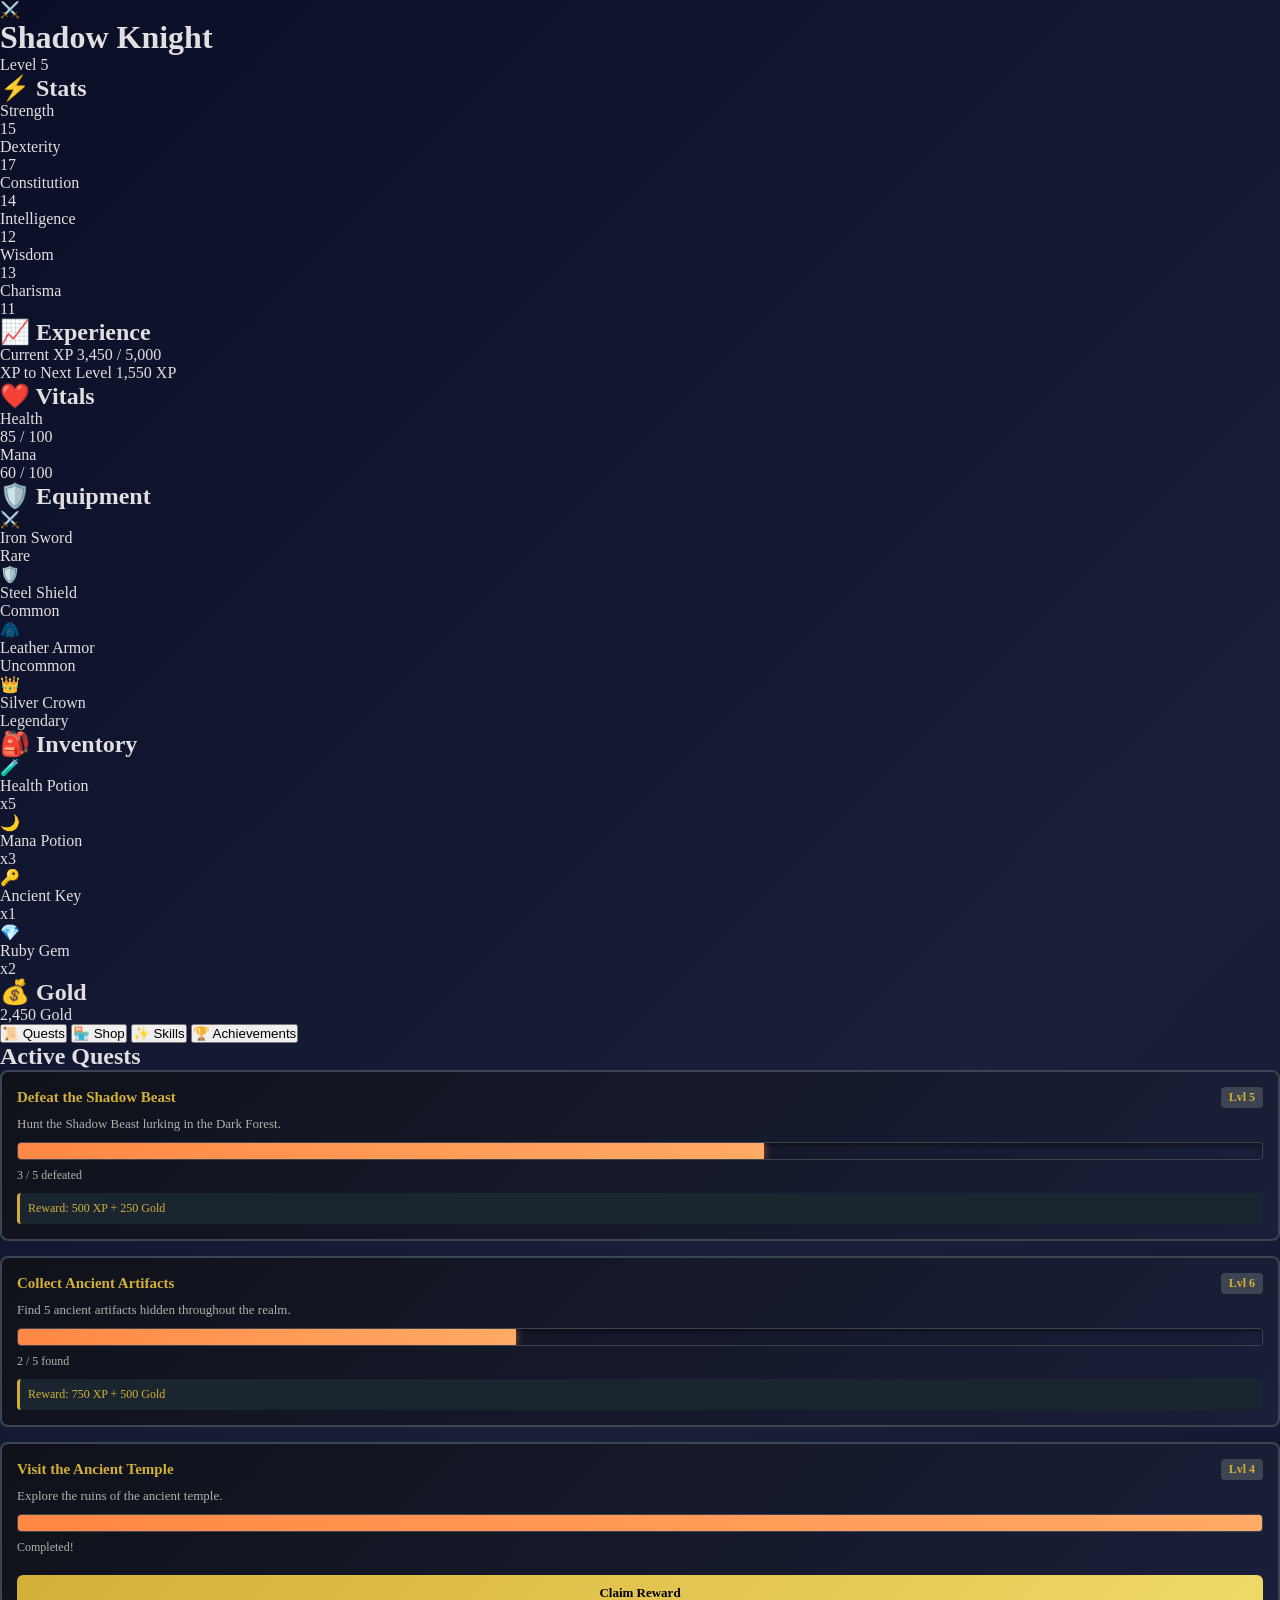
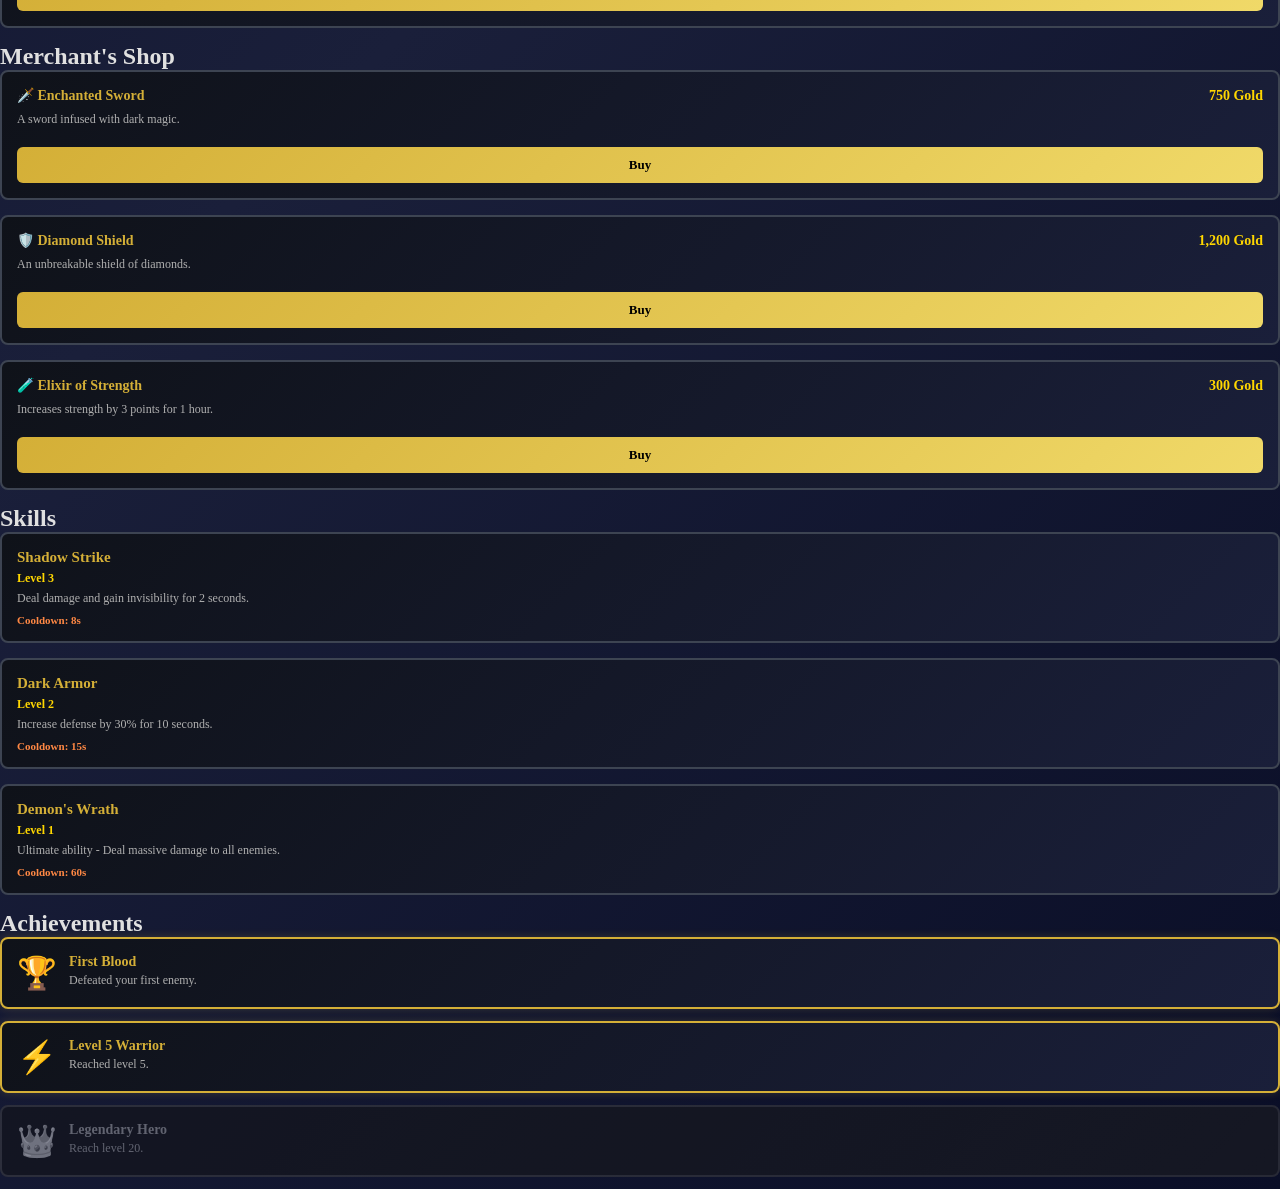
<file: game.html>
<!DOCTYPE html>
<html lang="en">

<head>
    <meta charset="UTF-8">
    <meta name="viewport" content="width=device-width, initial-scale=1.0">
    <title>Character - Dark Fantasy RPG</title>
    <link rel="stylesheet" href="game-style.css">
</head>

<body>
    <div class="game-container">
        
        <!-- Left Panel: Character Info -->
        <div class="left-panel">
            
            <!-- Character Header -->
            <div class="character-header">
                <div class="character-avatar">
                    ⚔️
                </div>
                <div class="character-info">
                    <h1>Shadow Knight</h1>
                    <p class="level">Level 5</p>
                </div>
            </div>

            <!-- Character Stats -->
            <div class="card stats-card">
                <h2>⚡ Stats</h2>
                <div class="stat-row">
                    <span class="stat-label">Strength</span>
                    <div class="stat-bar">
                        <div class="stat-fill" style="width: 75%"></div>
                    </div>
                    <span class="stat-value">15</span>
                </div>
                <div class="stat-row">
                    <span class="stat-label">Dexterity</span>
                    <div class="stat-bar">
                        <div class="stat-fill" style="width: 85%"></div>
                    </div>
                    <span class="stat-value">17</span>
                </div>
                <div class="stat-row">
                    <span class="stat-label">Constitution</span>
                    <div class="stat-bar">
                        <div class="stat-fill" style="width: 70%"></div>
                    </div>
                    <span class="stat-value">14</span>
                </div>
                <div class="stat-row">
                    <span class="stat-label">Intelligence</span>
                    <div class="stat-bar">
                        <div class="stat-fill" style="width: 60%"></div>
                    </div>
                    <span class="stat-value">12</span>
                </div>
                <div class="stat-row">
                    <span class="stat-label">Wisdom</span>
                    <div class="stat-bar">
                        <div class="stat-fill" style="width: 65%"></div>
                    </div>
                    <span class="stat-value">13</span>
                </div>
                <div class="stat-row">
                    <span class="stat-label">Charisma</span>
                    <div class="stat-bar">
                        <div class="stat-fill" style="width: 55%"></div>
                    </div>
                    <span class="stat-value">11</span>
                </div>
            </div>

            <!-- Experience & Leveling -->
            <div class="card">
                <h2>📈 Experience</h2>
                <div class="exp-info">
                    <div class="exp-row">
                        <span>Current XP</span>
                        <span>3,450 / 5,000</span>
                    </div>
                    <div class="exp-bar">
                        <div class="exp-fill" style="width: 69%"></div>
                    </div>
                    <div class="exp-row">
                        <span>XP to Next Level</span>
                        <span>1,550 XP</span>
                    </div>
                </div>
            </div>

            <!-- Health & Mana -->
            <div class="card">
                <h2>❤️ Vitals</h2>
                <div class="vital-row">
                    <span class="vital-label">Health</span>
                    <div class="vital-bar health-bar">
                        <div class="vital-fill" style="width: 85%"></div>
                    </div>
                    <span class="vital-value">85 / 100</span>
                </div>
                <div class="vital-row">
                    <span class="vital-label">Mana</span>
                    <div class="vital-bar mana-bar">
                        <div class="vital-fill" style="width: 60%"></div>
                    </div>
                    <span class="vital-value">60 / 100</span>
                </div>
            </div>

            <!-- Equipment -->
            <div class="card">
                <h2>🛡️ Equipment</h2>
                <div class="equipment-grid">
                    <div class="equipment-slot">
                        <div class="slot-icon">⚔️</div>
                        <p>Iron Sword</p>
                        <span class="rarity rare">Rare</span>
                    </div>
                    <div class="equipment-slot">
                        <div class="slot-icon">🛡️</div>
                        <p>Steel Shield</p>
                        <span class="rarity common">Common</span>
                    </div>
                    <div class="equipment-slot">
                        <div class="slot-icon">🧥</div>
                        <p>Leather Armor</p>
                        <span class="rarity uncommon">Uncommon</span>
                    </div>
                    <div class="equipment-slot">
                        <div class="slot-icon">👑</div>
                        <p>Silver Crown</p>
                        <span class="rarity legendary">Legendary</span>
                    </div>
                </div>
            </div>

            <!-- Inventory -->
            <div class="card">
                <h2>🎒 Inventory</h2>
                <div class="inventory-grid">
                    <div class="inventory-item">
                        <div class="item-icon">🧪</div>
                        <p>Health Potion</p>
                        <span class="item-count">x5</span>
                    </div>
                    <div class="inventory-item">
                        <div class="item-icon">🌙</div>
                        <p>Mana Potion</p>
                        <span class="item-count">x3</span>
                    </div>
                    <div class="inventory-item">
                        <div class="item-icon">🔑</div>
                        <p>Ancient Key</p>
                        <span class="item-count">x1</span>
                    </div>
                    <div class="inventory-item">
                        <div class="item-icon">💎</div>
                        <p>Ruby Gem</p>
                        <span class="item-count">x2</span>
                    </div>
                </div>
            </div>

            <!-- Gold -->
            <div class="card gold-card">
                <h2>💰 Gold</h2>
                <div class="gold-amount">2,450 Gold</div>
            </div>

        </div>

        <!-- Right Panel: Tabs & Actions -->
        <div class="right-panel">
            
            <!-- Tabs -->
            <div class="tabs">
                <button class="tab-btn active" data-tab="quests">📜 Quests</button>
                <button class="tab-btn" data-tab="shop">🏪 Shop</button>
                <button class="tab-btn" data-tab="skills">✨ Skills</button>
                <button class="tab-btn" data-tab="achievements">🏆 Achievements</button>
            </div>

            <!-- Tab Content -->
            <div class="tab-content">
                
                <!-- Quests Tab -->
                <div id="quests" class="tab-pane active">
                    <h2>Active Quests</h2>
                    <div class="quest">
                        <div class="quest-header">
                            <h3>Defeat the Shadow Beast</h3>
                            <span class="quest-level">Lvl 5</span>
                        </div>
                        <p class="quest-desc">Hunt the Shadow Beast lurking in the Dark Forest.</p>
                        <div class="quest-progress">
                            <div class="progress-bar">
                                <div class="progress-fill" style="width: 60%"></div>
                            </div>
                            <span class="progress-text">3 / 5 defeated</span>
                        </div>
                        <div class="quest-reward">
                            <span>Reward: 500 XP + 250 Gold</span>
                        </div>
                    </div>

                    <div class="quest">
                        <div class="quest-header">
                            <h3>Collect Ancient Artifacts</h3>
                            <span class="quest-level">Lvl 6</span>
                        </div>
                        <p class="quest-desc">Find 5 ancient artifacts hidden throughout the realm.</p>
                        <div class="quest-progress">
                            <div class="progress-bar">
                                <div class="progress-fill" style="width: 40%"></div>
                            </div>
                            <span class="progress-text">2 / 5 found</span>
                        </div>
                        <div class="quest-reward">
                            <span>Reward: 750 XP + 500 Gold</span>
                        </div>
                    </div>

                    <div class="quest">
                        <div class="quest-header">
                            <h3>Visit the Ancient Temple</h3>
                            <span class="quest-level">Lvl 4</span>
                        </div>
                        <p class="quest-desc">Explore the ruins of the ancient temple.</p>
                        <div class="quest-progress">
                            <div class="progress-bar">
                                <div class="progress-fill" style="width: 100%"></div>
                            </div>
                            <span class="progress-text">Completed!</span>
                        </div>
                        <button class="claim-btn">Claim Reward</button>
                    </div>
                </div>

                <!-- Shop Tab -->
                <div id="shop" class="tab-pane">
                    <h2>Merchant's Shop</h2>
                    <div class="shop-item">
                        <div class="shop-item-header">
                            <span class="shop-item-name">🗡️ Enchanted Sword</span>
                            <span class="shop-price">750 Gold</span>
                        </div>
                        <p class="shop-item-desc">A sword infused with dark magic.</p>
                        <button class="buy-btn">Buy</button>
                    </div>

                    <div class="shop-item">
                        <div class="shop-item-header">
                            <span class="shop-item-name">🛡️ Diamond Shield</span>
                            <span class="shop-price">1,200 Gold</span>
                        </div>
                        <p class="shop-item-desc">An unbreakable shield of diamonds.</p>
                        <button class="buy-btn">Buy</button>
                    </div>

                    <div class="shop-item">
                        <div class="shop-item-header">
                            <span class="shop-item-name">🧪 Elixir of Strength</span>
                            <span class="shop-price">300 Gold</span>
                        </div>
                        <p class="shop-item-desc">Increases strength by 3 points for 1 hour.</p>
                        <button class="buy-btn">Buy</button>
                    </div>
                </div>

                <!-- Skills Tab -->
                <div id="skills" class="tab-pane">
                    <h2>Skills</h2>
                    <div class="skill">
                        <h3>Shadow Strike</h3>
                        <p class="skill-level">Level 3</p>
                        <p class="skill-desc">Deal damage and gain invisibility for 2 seconds.</p>
                        <div class="skill-cooldown">Cooldown: 8s</div>
                    </div>

                    <div class="skill">
                        <h3>Dark Armor</h3>
                        <p class="skill-level">Level 2</p>
                        <p class="skill-desc">Increase defense by 30% for 10 seconds.</p>
                        <div class="skill-cooldown">Cooldown: 15s</div>
                    </div>

                    <div class="skill">
                        <h3>Demon's Wrath</h3>
                        <p class="skill-level">Level 1</p>
                        <p class="skill-desc">Ultimate ability - Deal massive damage to all enemies.</p>
                        <div class="skill-cooldown">Cooldown: 60s</div>
                    </div>
                </div>

                <!-- Achievements Tab -->
                <div id="achievements" class="tab-pane">
                    <h2>Achievements</h2>
                    <div class="achievement unlocked">
                        <span class="achievement-icon">🏆</span>
                        <div class="achievement-info">
                            <h3>First Blood</h3>
                            <p>Defeated your first enemy.</p>
                        </div>
                    </div>

                    <div class="achievement unlocked">
                        <span class="achievement-icon">⚡</span>
                        <div class="achievement-info">
                            <h3>Level 5 Warrior</h3>
                            <p>Reached level 5.</p>
                        </div>
                    </div>

                    <div class="achievement locked">
                        <span class="achievement-icon">👑</span>
                        <div class="achievement-info">
                            <h3>Legendary Hero</h3>
                            <p>Reach level 20.</p>
                        </div>
                    </div>
                </div>

            </div>

        </div>

    </div>

    <script src="game-script.js"></script>
</body>

</html>
</file>
<file: game-style.css>
* {
    margin: 0;
    padding: 0;
    box-sizing: border-box;
}

body {
    font-family: 'Georgia', serif;
    background: linear-gradient(135deg, #0a0e27 0%, #1a1f3a 50%, #0a0e27 100%);
    color: #e0e0e0;
    min-height: 100vh;
    overflow-x: hidden;
}

.hidden {
    display: none !important;
}


/* =========================================================
   CHARACTER CREATION
   ========================================================= */

.creation-panel {
    min-height: 100vh;
    display: flex;
    align-items: flex-start;
    justify-content: flex-start;
    padding: 50px 0 50px 8%;

    background:
        radial-gradient(
            circle at top left,
            rgba(212, 175, 55, 0.2),
            transparent 35%
        ),
        linear-gradient(
            135deg,
            rgba(10, 14, 39, 0.96) 0%,
            rgba(26, 31, 58, 0.98) 50%,
            rgba(10, 14, 39, 0.96) 100%
        );
}

.creation-intro {
    width: 500px;
    max-width: 100%;

    background: linear-gradient(
        135deg,
        rgba(10, 14, 39, 0.85),
        rgba(26, 31, 58, 0.9)
    );

    border: 3px solid rgba(226, 178, 20, 0.5);
    border-radius: 12px;

    padding: 20px;

    box-shadow:
        inset 0 0 20px rgba(212, 175, 55, 0.04),
        0 4px 15px rgba(0, 0, 0, 0.3);
}

.creation-layout {
    display: flex;
    align-items: flex-start;
    gap: 24px;
    width: 100%;
}

.creation-layout .creation-card {
    width: 500px;
    flex: 0 0 500px;
}

.class-preview {
    width: 320px;
    flex: 0 0 320px;

    background: linear-gradient(
        135deg,
        #1a1f3a 0%,
        #242b3d 100%
    );

    border: 2px solid #d4af37;
    border-radius: 20px;
    padding: 28px 24px;

    text-align: center;

    box-shadow:
        0 24px 60px rgba(0, 0, 0, 0.55),
        inset 0 0 24px rgba(212, 175, 55, 0.08);
}

.class-preview-title {
    color: #d4af37;
    font-size: 13px;
    font-weight: bold;
    letter-spacing: 0.12em;
    text-transform: uppercase;
    margin-bottom: 24px;
}

.selected-class-icon {
    width: 140px;
    height: 140px;
    object-fit: contain;

    border-radius: 50%;
    border: 3px solid #d4af37;

    background: radial-gradient(
        circle,
        #2d3142 0%,
        #0f1219 100%
    );

    box-shadow:
        0 0 25px rgba(212, 175, 55, 0.25),
        inset 0 0 20px rgba(0, 0, 0, 0.8);

    margin-bottom: 20px;
}

.class-preview h2 {
    color: #f0d968;
    font-size: 26px;
    margin-bottom: 12px;
}

.class-preview p {
    color: #b0b0b0;
    font-size: 14px;
    line-height: 1.6;
}

.creation-content {
    width: 500px;
    max-width: 500px;
    display: flex;
    flex-direction: column;
    gap: 20px;
}

.creation-card {
    width: 500px;
    max-width: 100%;

    background: linear-gradient(
        135deg,
        #1a1f3a 0%,
        #242b3d 100%
    );

    border: 2px solid #d4af37;
    border-radius: 20px;
    padding: 32px 28px;

    box-shadow:
        0 24px 60px rgba(0, 0, 0, 0.55),
        inset 0 0 24px rgba(212, 175, 55, 0.08);

    position: relative;
    overflow: hidden;
}

.creation-card::before {
    content: '';
    position: absolute;
    inset: 0;
    background: linear-gradient(
        135deg,
        rgba(212, 175, 55, 0.08),
        transparent 40%,
        rgba(212, 175, 55, 0.04)
    );
    pointer-events: none;
}

.creation-badge {
    position: relative;
    z-index: 1;
    display: inline-block;
    background: rgba(212, 175, 55, 0.12);
    color: #f0d968;
    border: 1px solid #d4af37;
    border-radius: 999px;
    font-size: 12px;
    font-weight: bold;
    letter-spacing: 0.12em;
    padding: 6px 12px;
    text-transform: uppercase;
    margin-bottom: 20px;
}

.creation-card h1 {
    position: relative;
    z-index: 1;
    color: #f3d877;
    font-size: clamp(2rem, 4vw, 3rem);
    margin-bottom: 12px;
    text-shadow: 0 4px 18px rgba(0, 0, 0, 0.7);
}

.creation-card p {
    position: relative;
    z-index: 1;
    color: #c7c7c7;
    margin-bottom: 24px;
    line-height: 1.6;
}

.creation-form {
    position: relative;
    z-index: 1;
}

.creation-field {
    margin-bottom: 20px;
}

.creation-field label {
    color: #f0d968;
    font-size: 13px;
    font-weight: bold;
    letter-spacing: 0.06em;
    text-transform: uppercase;
}

.name-input {
    width: 100%;
    background: rgba(10, 14, 39, 0.9);
    border: 1px solid #3d4452;
    border-radius: 10px;
    color: #f5f5f5;
    padding: 14px 16px;
    font-size: 1.05rem;
    outline: none;
    transition:
        border-color 0.2s ease,
        box-shadow 0.2s ease,
        transform 0.2s ease;
}

.name-input:focus {
    border-color: #d4af37;
    box-shadow: 0 0 0 3px rgba(212, 175, 55, 0.18);
    transform: translateY(-1px);
}

.save-name-btn {
    width: 100%;
}

.form-message {
    min-height: 24px;
    margin-top: 14px;
    font-size: 14px;
    line-height: 1.4;
    color: #ff8c6b;
    opacity: 0;
    transition: opacity 0.2s ease;
}

.form-message.show {
    opacity: 1;
}

.form-message.success {
    color: #7ce08a;
}

.form-message.error {
    color: #ff8c6b;
}


/* =========================================================
   CLASS SELECTION
   ========================================================= */

.classes-container {
    display: grid;
    grid-template-columns: repeat(2, 1fr);
    gap: 12px;

    margin-top: 25px;

    width: 100%;
    height: 350px;

    padding: 16px;

    align-content: start;

    background: rgba(10, 14, 39, 0.45);
    border: 1px solid rgba(212, 175, 55, 0.3);
    border-radius: 12px;
}

.class-option {
    position: relative;
}

.class-option input[type="radio"] {
    position: absolute;
    opacity: 0;
    width: 0;
    height: 0;
}

.class-option input[type="radio"]:checked + .class-label {
    background: linear-gradient(
        135deg,
        rgba(212, 175, 55, 0.2),
        rgba(212, 175, 55, 0.1)
    );

    border-color: #d4af37;

    box-shadow:
        0 0 16px rgba(212, 175, 55, 0.25),
        inset 0 0 8px rgba(212, 175, 55, 0.1);
}

.class-label {
    display: flex;
    align-items: center;
    gap: 10px;

    padding: 10px 12px;

    min-height: 86px;

    background: rgba(15, 18, 25, 0.7);
    border: 1px solid #3d4452;
    border-radius: 8px;

    cursor: pointer;

    transition: all 0.25s ease;
}

.class-label:hover {
    background: rgba(15, 18, 25, 0.95);
    border-color: #d4af37;
}

.class-icon {
    width: 64px;
    height: 64px;

    border-radius: 50%;

    object-fit: fill;

    border: 2px solid rgba(212, 175, 55, 0.3);

    flex-shrink: 0;
}

.class-info {
    display: flex;
    flex-direction: column;
}

.class-name {
    color: #f0d968;
    font-weight: bold;
    font-size: 15px;
    margin-bottom: 4px;
}

.class-description {
    color: #b0b0b0;
    font-size: 13px;
    line-height: 1.4;
}


/* =========================================================
   LOGIN
   ========================================================= */

.login-overlay {
    position: fixed;
    inset: 0;

    display: flex;
    align-items: center;
    justify-content: center;

    background:
        radial-gradient(
            circle at center,
            rgba(26, 31, 58, 0.92),
            rgba(10, 14, 39, 0.98)
        );

    z-index: 1000;

    padding: 20px;
}

.login-card {
    width: min(100%, 440px);

    background:
        linear-gradient(
            135deg,
            #1a1f3a 0%,
            #242b3d 100%
        );

    border: 2px solid #d4af37;
    border-radius: 16px;

    padding: 28px 24px;

    box-shadow:
        0 18px 50px rgba(0, 0, 0, 0.6);
}

.login-badge {
    display: inline-block;

    background: rgba(212, 175, 55, 0.12);

    color: #f0d968;

    border: 1px solid #d4af37;

    border-radius: 999px;

    font-size: 12px;
    font-weight: bold;

    letter-spacing: 0.12em;

    padding: 6px 12px;

    text-transform: uppercase;

    margin-bottom: 16px;
}

.login-card h2 {
    color: #d4af37;
    font-size: 32px;
    margin-bottom: 8px;
}

.login-card p {
    color: #b0b0b0;
    margin-bottom: 20px;
    font-size: 14px;
}

.field {
    display: flex;
    flex-direction: column;
    gap: 8px;
    margin-bottom: 18px;
}

.field label {
    color: #d4af37;
    font-size: 13px;
    font-weight: bold;
}

.field input {
    background: rgba(15, 18, 25, 0.9);
    border: 1px solid #3d4452;
    border-radius: 8px;
    color: #f5f5f5;
    padding: 12px 14px;
    font-size: 16px;
    outline: none;
}

.field input:focus {
    border-color: #d4af37;

    box-shadow:
        0 0 0 2px rgba(212, 175, 55, 0.18);
}


/* =========================================================
   BUTTONS
   ========================================================= */

.primary-btn,
.secondary-btn,
.ghost-btn,
.logout-btn {
    border-radius: 8px;

    cursor: pointer;

    font-family: 'Georgia', serif;

    font-weight: bold;

    transition: all 0.25s ease;
}

.primary-btn {
    width: 100%;

    margin-top: 8px;

    padding: 12px 16px;

    border: none;

    background:
        linear-gradient(
            135deg,
            #d4af37 0%,
            #f0d968 100%
        );

    color: #140f07;
}

.secondary-btn {
    width: 100%;

    margin-top: 10px;

    padding: 11px 16px;

    border: 2px solid #d4af37;

    background: transparent;

    color: #d4af37;
}

.ghost-btn {
    width: 100%;

    margin-top: 10px;

    padding: 10px 16px;

    border: none;

    background: transparent;

    color: #d7d7d7;

    text-decoration: underline;
}

.primary-btn:hover,
.secondary-btn:hover,
.ghost-btn:hover,
.logout-btn:hover {
    transform: translateY(-1px);
}

.login-error {
    min-height: 20px;

    margin-top: 12px;

    color: #ff8c6b;

    font-size: 13px;

    opacity: 0;

    transition: opacity 0.2s ease;
}


/* =========================================================
   TOP BAR
   ========================================================= */

.app-shell {
    min-height: 100vh;
}

.topbar-user {
    position: fixed;

    top: 16px;
    right: 18px;

    z-index: 200;

    display: flex;

    align-items: center;

    gap: 12px;

    background:
        rgba(26, 31, 58, 0.9);

    border: 1px solid #d4af37;

    border-radius: 999px;

    padding: 8px 12px;

    box-shadow:
        0 8px 20px rgba(0, 0, 0, 0.25);
}

.topbar-user span {
    color: #f0d968;

    font-weight: bold;

    font-size: 12px;

    letter-spacing: 0.08em;

    text-transform: uppercase;
}

.logout-btn {
    background: transparent;

    border: 1px solid #d4af37;

    color: #d4af37;

    padding: 6px 12px;

    font-size: 12px;
}


/* =========================================================
   QUESTS
   ========================================================= */

.quest {
    background:
        linear-gradient(
            135deg,
            #0f1219 0%,
            #1a1f3a 100%
        );

    border: 2px solid #3d4452;

    border-radius: 8px;

    padding: 15px;

    margin-bottom: 15px;

    transition: all 0.3s ease;
}

.quest:hover {
    border-color: #d4af37;

    box-shadow:
        0 0 15px rgba(212, 175, 55, 0.2);
}

.quest-header {
    display: flex;

    justify-content: space-between;

    align-items: center;

    margin-bottom: 8px;
}

.quest-header h3 {
    color: #d4af37;

    font-size: 15px;
}

.quest-level {
    background: #3d4452;

    color: #d4af37;

    padding: 3px 8px;

    border-radius: 4px;

    font-size: 12px;

    font-weight: bold;
}

.quest-desc {
    font-size: 13px;

    color: #b0b0b0;

    margin-bottom: 10px;
}

.quest-progress {
    margin-bottom: 10px;
}

.progress-bar {
    height: 18px;

    background:
        linear-gradient(
            90deg,
            #0f1219 0%,
            #1a1f3a 100%
        );

    border: 1px solid #3d4452;

    border-radius: 4px;

    overflow: hidden;

    margin-bottom: 5px;

    box-shadow:
        inset 0 2px 5px rgba(0, 0, 0, 0.5);
}

.progress-fill {
    height: 100%;

    background:
        linear-gradient(
            90deg,
            #ff8844 0%,
            #ffaa66 100%
        );

    box-shadow:
        0 0 8px rgba(255, 136, 68, 0.6);
}

.progress-text {
    font-size: 12px;

    color: #b0b0b0;
}

.quest-reward {
    background: #1a2530;

    padding: 8px;

    border-radius: 4px;

    border-left: 3px solid #d4af37;

    font-size: 12px;

    color: #d4af37;

    margin-top: 10px;
}


/* =========================================================
   BUTTONS - QUEST / SHOP
   ========================================================= */

.claim-btn,
.buy-btn {
    width: 100%;

    padding: 10px;

    background:
        linear-gradient(
            135deg,
            #d4af37 0%,
            #f0d968 100%
        );

    border: none;

    color: #000;

    border-radius: 6px;

    cursor: pointer;

    font-weight: bold;

    font-size: 13px;

    margin-top: 10px;

    transition: all 0.3s ease;

    font-family: 'Georgia', serif;
}

.claim-btn:hover,
.buy-btn:hover {
    box-shadow:
        0 0 15px rgba(212, 175, 55, 0.5);

    transform: scale(1.02);
}


/* =========================================================
   SHOP
   ========================================================= */

.shop-item {
    background:
        linear-gradient(
            135deg,
            #0f1219 0%,
            #1a1f3a 100%
        );

    border: 2px solid #3d4452;

    border-radius: 8px;

    padding: 15px;

    margin-bottom: 15px;

    transition: all 0.3s ease;
}

.shop-item:hover {
    border-color: #d4af37;

    box-shadow:
        0 0 15px rgba(212, 175, 55, 0.2);
}

.shop-item-header {
    display: flex;

    justify-content: space-between;

    align-items: center;

    margin-bottom: 8px;
}

.shop-item-name {
    color: #d4af37;

    font-weight: bold;

    font-size: 14px;
}

.shop-price {
    color: #ffd700;

    font-weight: bold;

    font-size: 14px;
}

.shop-item-desc {
    font-size: 12px;

    color: #b0b0b0;

    margin-bottom: 10px;
}


/* =========================================================
   SKILLS
   ========================================================= */

.skill {
    background:
        linear-gradient(
            135deg,
            #0f1219 0%,
            #1a1f3a 100%
        );

    border: 2px solid #3d4452;

    border-radius: 8px;

    padding: 15px;

    margin-bottom: 15px;

    transition: all 0.3s ease;
}

.skill:hover {
    border-color: #d4af37;

    box-shadow:
        0 0 15px rgba(212, 175, 55, 0.2);
}

.skill h3 {
    color: #d4af37;

    font-size: 15px;

    margin-bottom: 5px;
}

.skill-level {
    color: #ffd700;

    font-size: 12px;

    font-weight: bold;

    margin-bottom: 5px;
}

.skill-desc {
    font-size: 12px;

    color: #b0b0b0;

    margin-bottom: 8px;
}

.skill-cooldown {
    font-size: 11px;

    color: #ff8844;

    font-weight: bold;
}


/* =========================================================
   ACHIEVEMENTS
   ========================================================= */

.achievement {
    display: flex;

    gap: 12px;

    background:
        linear-gradient(
            135deg,
            #0f1219 0%,
            #1a1f3a 100%
        );

    border: 2px solid #3d4452;

    border-radius: 8px;

    padding: 15px;

    margin-bottom: 12px;

    transition: all 0.3s ease;
}

.achievement.unlocked {
    border-color: #d4af37;

    box-shadow:
        0 0 10px rgba(212, 175, 55, 0.2);
}

.achievement.locked {
    opacity: 0.5;

    filter: grayscale(100%);
}

.achievement-icon {
    font-size: 32px;

    min-width: 40px;

    display: flex;

    align-items: center;

    justify-content: center;
}

.achievement-info h3 {
    color: #d4af37;

    font-size: 14px;

    margin-bottom: 3px;
}

.achievement-info p {
    font-size: 12px;

    color: #b0b0b0;
}


/* =========================================================
   SCROLLBAR
   ========================================================= */

.tab-content::-webkit-scrollbar {
    width: 8px;
}

.tab-content::-webkit-scrollbar-track {
    background: #0f1219;

    border-radius: 4px;
}

.tab-content::-webkit-scrollbar-thumb {
    background: #3d4452;

    border-radius: 4px;
}

.tab-content::-webkit-scrollbar-thumb:hover {
    background: #d4af37;
}


/* =========================================================
   RESPONSIVE
   ========================================================= */



@media (max-width: 700px) {

    .creation-panel {
        justify-content: center;

        padding: 20px;
    }

    .creation-content {
        width: 100%;

        max-width: 500px;
    }

    .creation-intro,
    .creation-card {
        width: 100%;
    }

}
</file>
